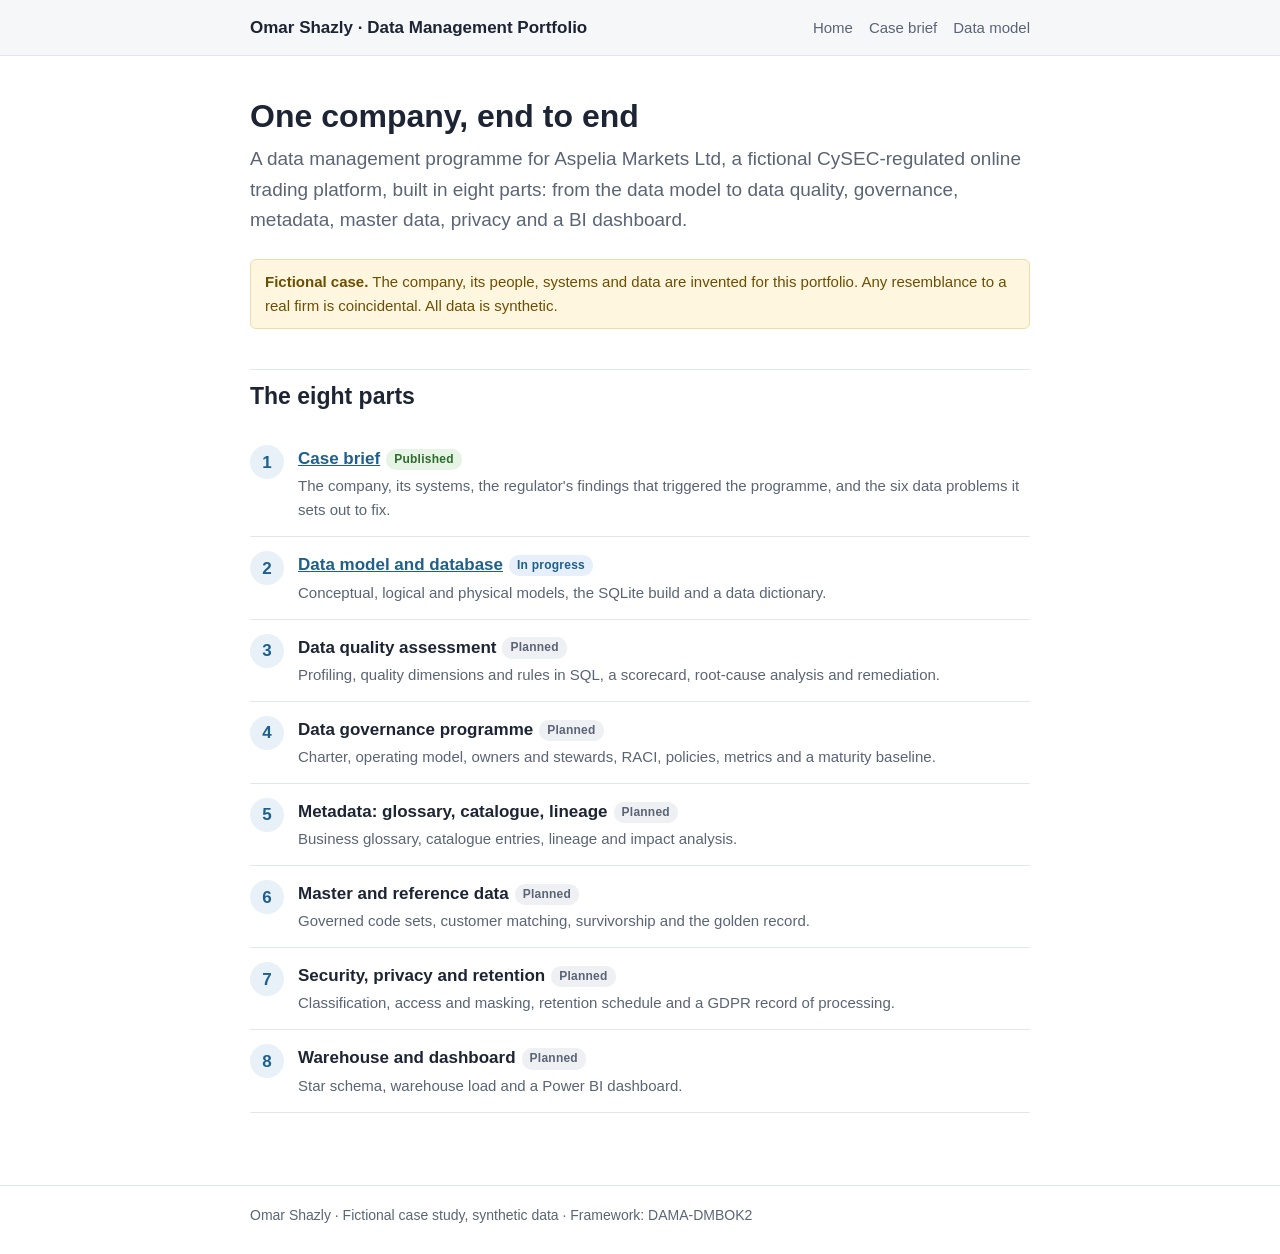
<file: index.html>
<!DOCTYPE html>
<html lang="en">
<head>
<meta charset="utf-8">
<meta name="viewport" content="width=device-width, initial-scale=1">
<title>Data Management Portfolio | Omar Shazly</title>
<meta name="description" content="An end-to-end data management case study on a fictional CySEC-regulated online investment firm: data modelling, data quality, governance, metadata, master data, privacy and BI.">
<link rel="stylesheet" href="assets/style.css">
</head>
<body>
<header class="site"><div class="wrap">
  <a class="name" href="./">Omar Shazly · Data Management Portfolio</a>
  <nav><a href="./">Home</a><a href="parts/01-case-brief/">Case brief</a><a href="parts/02-data-model/">Data model</a></nav>
</div></header>

<main><div class="wrap">
  <h1>One company, end to end</h1>
  <p class="lede">A data management programme for Aspelia Markets Ltd, a fictional CySEC-regulated online trading platform, built in eight parts: from the data model to data quality, governance, metadata, master data, privacy and a BI dashboard.</p>

  <div class="fictional"><strong>Fictional case.</strong> The company, its people, systems and data are invented for this portfolio. Any resemblance to a real firm is coincidental. All data is synthetic.</div>

  <h2>The eight parts</h2>
  <ul class="parts">
    <li><span class="num">1</span><div class="body"><a class="title" href="parts/01-case-brief/">Case brief</a><span class="status done">Published</span><div class="desc">The company, its systems, the regulator's findings that triggered the programme, and the six data problems it sets out to fix.</div></div></li>
    <li><span class="num">2</span><div class="body"><a class="title" href="parts/02-data-model/">Data model and database</a><span class="status progress">In progress</span><div class="desc">Conceptual, logical and physical models, the SQLite build and a data dictionary.</div></div></li>
    <li><span class="num">3</span><div class="body"><span class="title">Data quality assessment</span><span class="status planned">Planned</span><div class="desc">Profiling, quality dimensions and rules in SQL, a scorecard, root-cause analysis and remediation.</div></div></li>
    <li><span class="num">4</span><div class="body"><span class="title">Data governance programme</span><span class="status planned">Planned</span><div class="desc">Charter, operating model, owners and stewards, RACI, policies, metrics and a maturity baseline.</div></div></li>
    <li><span class="num">5</span><div class="body"><span class="title">Metadata: glossary, catalogue, lineage</span><span class="status planned">Planned</span><div class="desc">Business glossary, catalogue entries, lineage and impact analysis.</div></div></li>
    <li><span class="num">6</span><div class="body"><span class="title">Master and reference data</span><span class="status planned">Planned</span><div class="desc">Governed code sets, customer matching, survivorship and the golden record.</div></div></li>
    <li><span class="num">7</span><div class="body"><span class="title">Security, privacy and retention</span><span class="status planned">Planned</span><div class="desc">Classification, access and masking, retention schedule and a GDPR record of processing.</div></div></li>
    <li><span class="num">8</span><div class="body"><span class="title">Warehouse and dashboard</span><span class="status planned">Planned</span><div class="desc">Star schema, warehouse load and a Power BI dashboard.</div></div></li>
  </ul>
</div></main>

<footer class="site"><div class="wrap">
  Omar Shazly · Fictional case study, synthetic data · Framework: DAMA-DMBOK2
</div></footer>
</body>
</html>
</file>
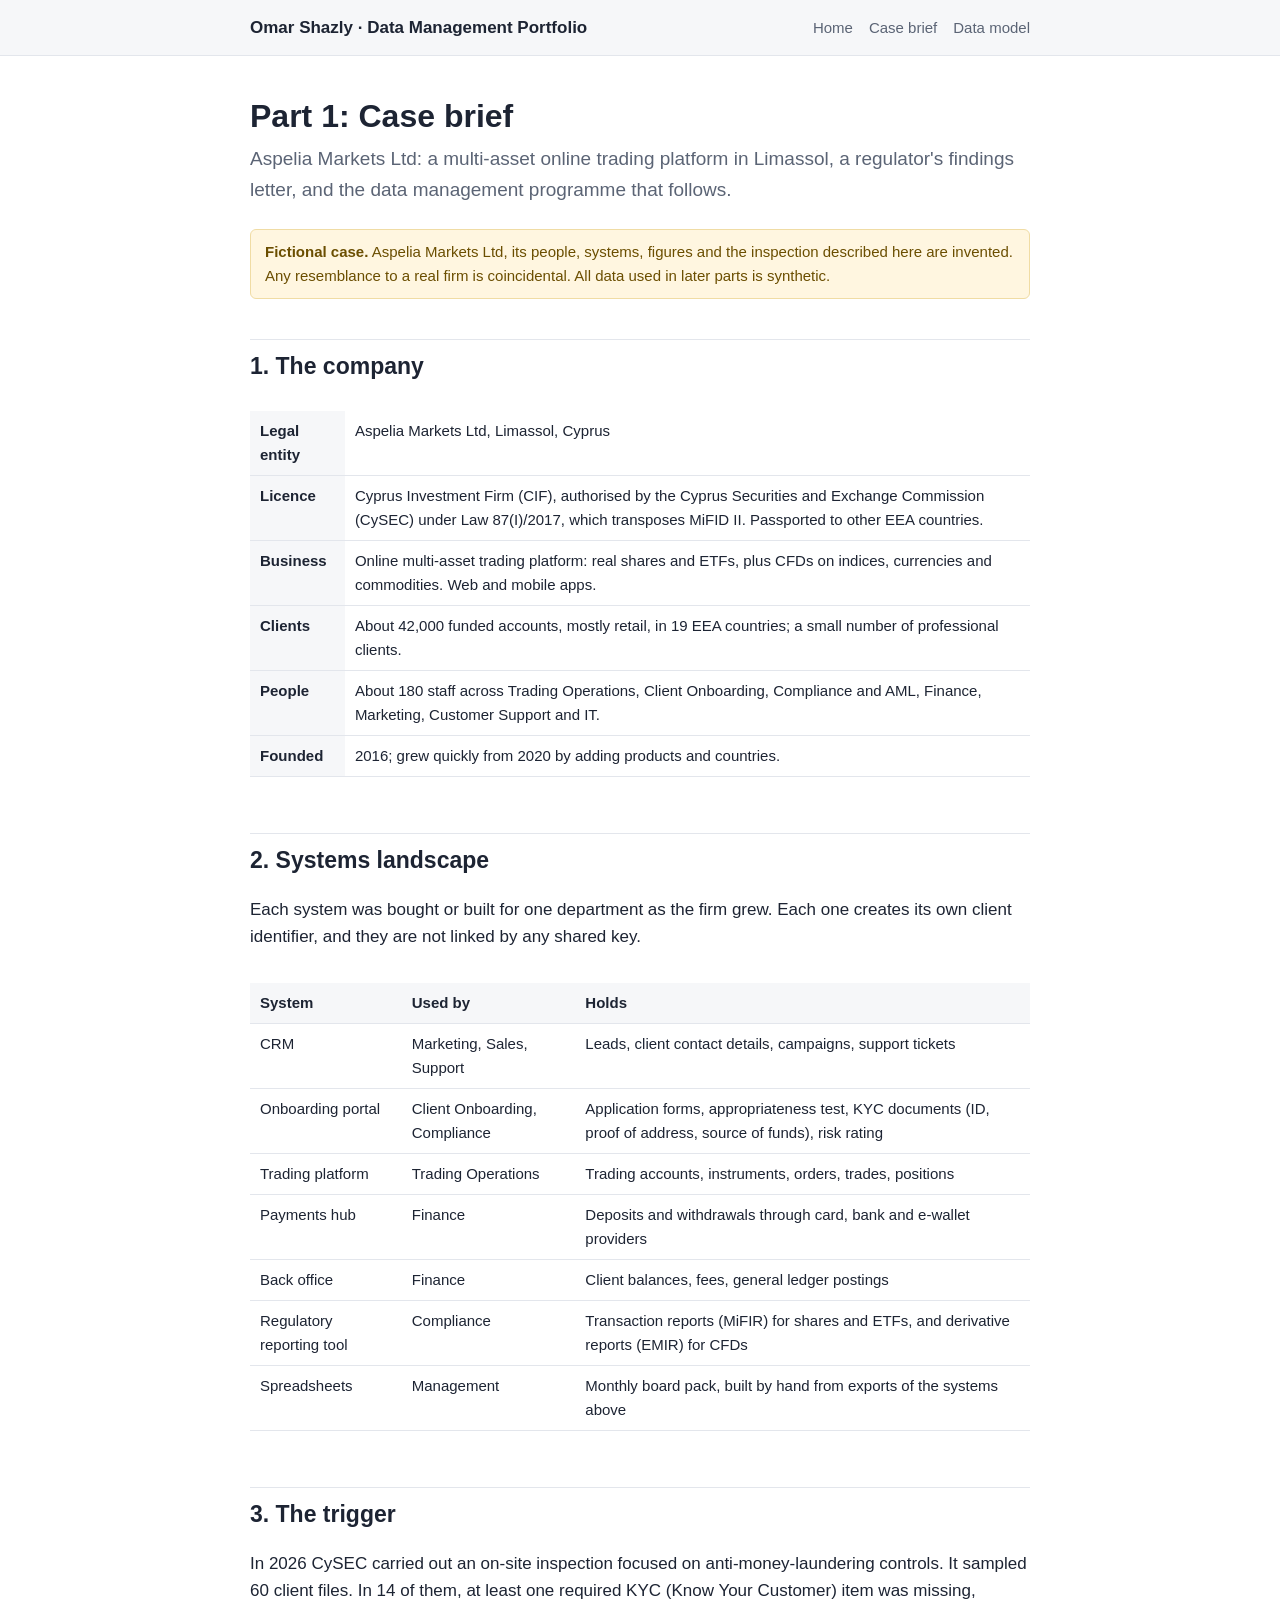
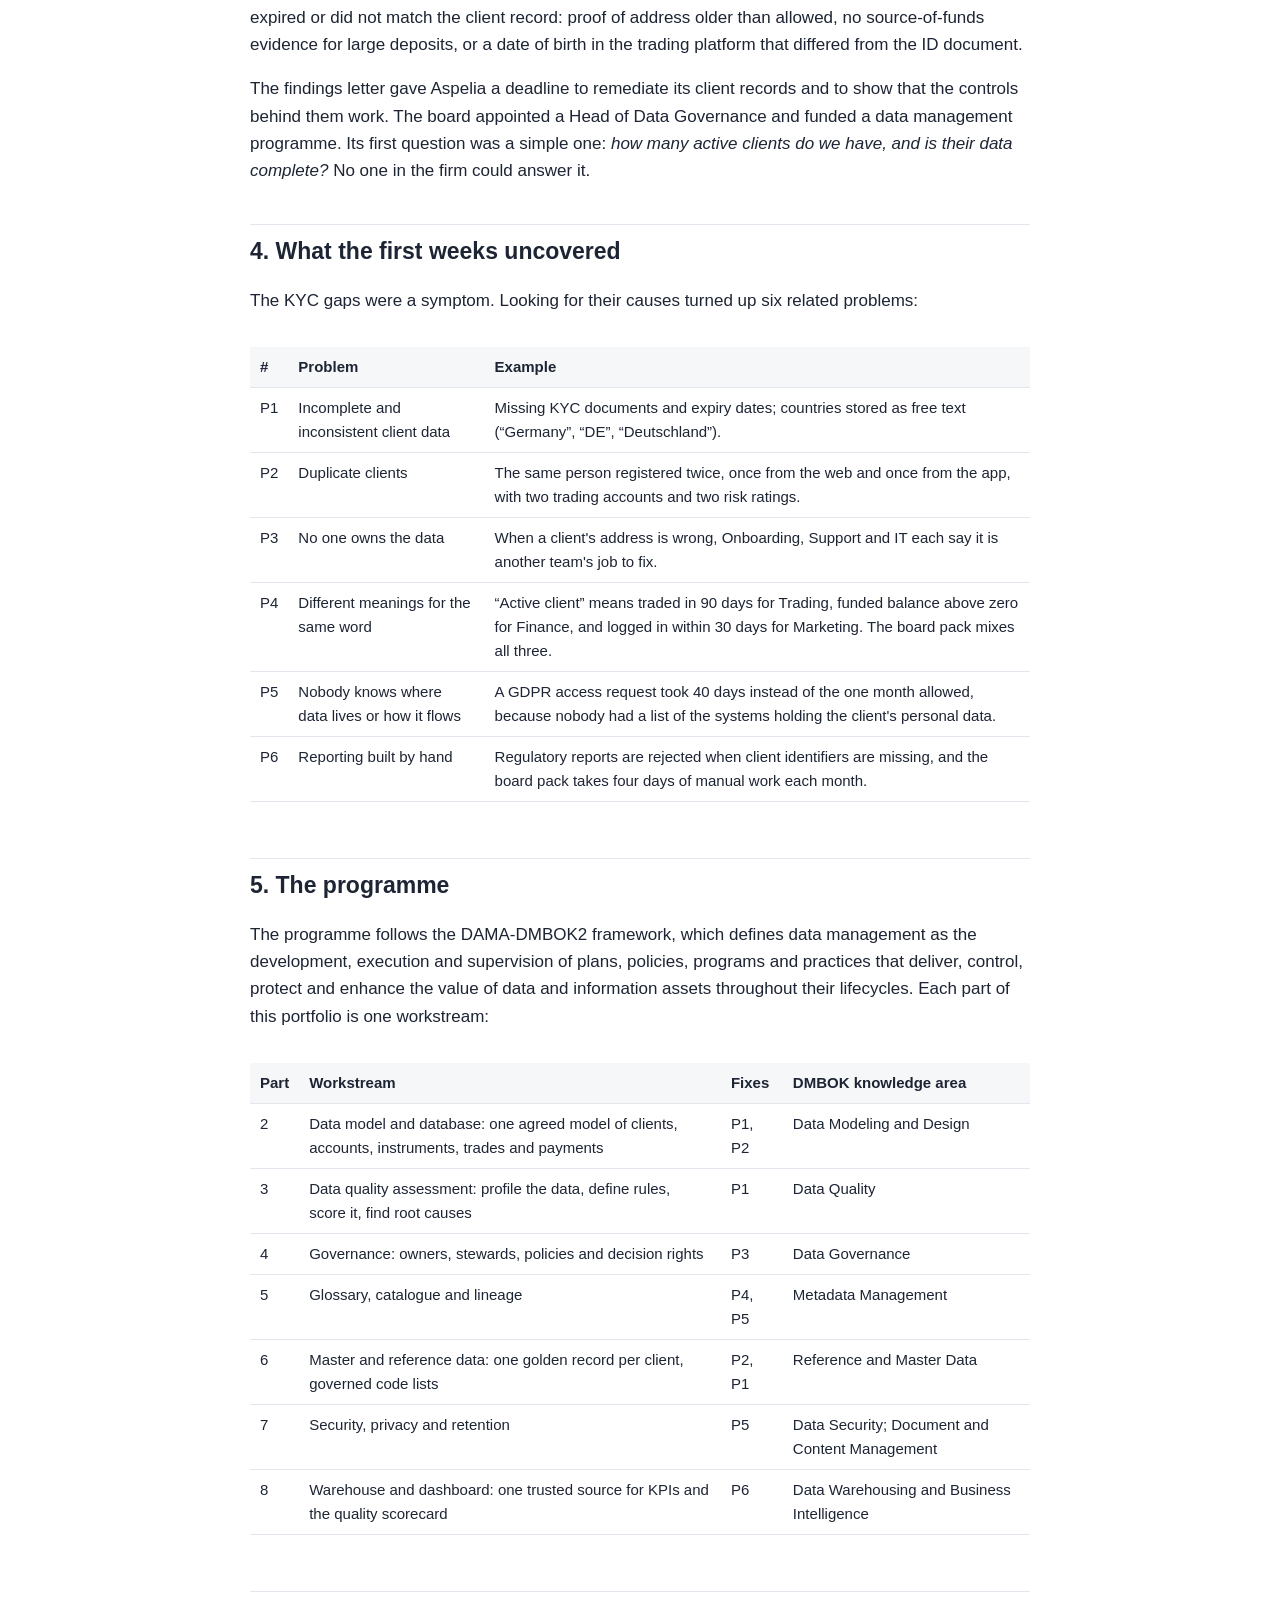
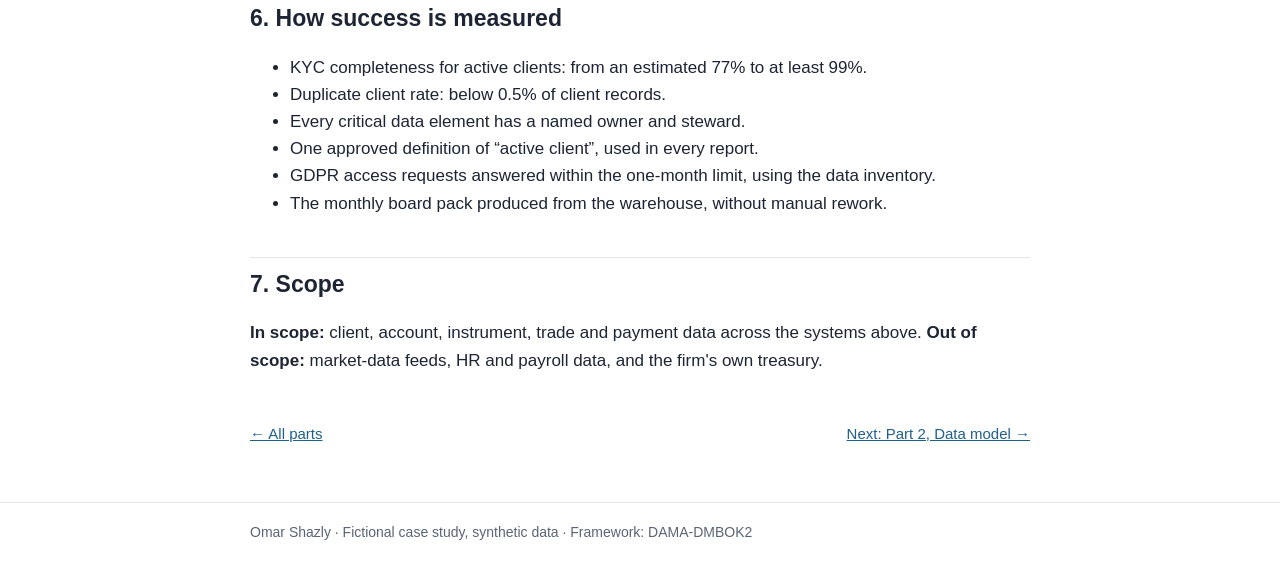
<file: parts/01-case-brief/index.html>
<!DOCTYPE html>
<html lang="en">
<head>
<meta charset="utf-8">
<meta name="viewport" content="width=device-width, initial-scale=1">
<title>Part 1: Case brief – Aspelia Markets | Omar Shazly</title>
<meta name="description" content="Case brief for a fictional CySEC-regulated multi-asset trading platform: the company, its systems, the regulatory trigger and the data management programme.">
<link rel="stylesheet" href="../../assets/style.css">
</head>
<body>
<header class="site"><div class="wrap">
  <a class="name" href="../../">Omar Shazly · Data Management Portfolio</a>
  <nav><a href="../../">Home</a><a href="./">Case brief</a><a href="../02-data-model/">Data model</a></nav>
</div></header>

<main><div class="wrap">
  <h1>Part 1: Case brief</h1>
  <p class="lede">Aspelia Markets Ltd: a multi-asset online trading platform in Limassol, a regulator's findings letter, and the data management programme that follows.</p>

  <div class="fictional"><strong>Fictional case.</strong> Aspelia Markets Ltd, its people, systems, figures and the inspection described here are invented. Any resemblance to a real firm is coincidental. All data used in later parts is synthetic.</div>

  <h2>1. The company</h2>
  <div class="table-scroll"><table>
    <tr><th>Legal entity</th><td>Aspelia Markets Ltd, Limassol, Cyprus</td></tr>
    <tr><th>Licence</th><td>Cyprus Investment Firm (CIF), authorised by the Cyprus Securities and Exchange Commission (CySEC) under Law 87(I)/2017, which transposes MiFID II. Passported to other EEA countries.</td></tr>
    <tr><th>Business</th><td>Online multi-asset trading platform: real shares and ETFs, plus CFDs on indices, currencies and commodities. Web and mobile apps.</td></tr>
    <tr><th>Clients</th><td>About 42,000 funded accounts, mostly retail, in 19 EEA countries; a small number of professional clients.</td></tr>
    <tr><th>People</th><td>About 180 staff across Trading Operations, Client Onboarding, Compliance and AML, Finance, Marketing, Customer Support and IT.</td></tr>
    <tr><th>Founded</th><td>2016; grew quickly from 2020 by adding products and countries.</td></tr>
  </table></div>

  <h2>2. Systems landscape</h2>
  <p>Each system was bought or built for one department as the firm grew. Each one creates its own client identifier, and they are not linked by any shared key.</p>
  <div class="table-scroll"><table>
    <tr><th>System</th><th>Used by</th><th>Holds</th></tr>
    <tr><td>CRM</td><td>Marketing, Sales, Support</td><td>Leads, client contact details, campaigns, support tickets</td></tr>
    <tr><td>Onboarding portal</td><td>Client Onboarding, Compliance</td><td>Application forms, appropriateness test, KYC documents (ID, proof of address, source of funds), risk rating</td></tr>
    <tr><td>Trading platform</td><td>Trading Operations</td><td>Trading accounts, instruments, orders, trades, positions</td></tr>
    <tr><td>Payments hub</td><td>Finance</td><td>Deposits and withdrawals through card, bank and e-wallet providers</td></tr>
    <tr><td>Back office</td><td>Finance</td><td>Client balances, fees, general ledger postings</td></tr>
    <tr><td>Regulatory reporting tool</td><td>Compliance</td><td>Transaction reports (MiFIR) for shares and ETFs, and derivative reports (EMIR) for CFDs</td></tr>
    <tr><td>Spreadsheets</td><td>Management</td><td>Monthly board pack, built by hand from exports of the systems above</td></tr>
  </table></div>

  <h2>3. The trigger</h2>
  <p>In 2026 CySEC carried out an on-site inspection focused on anti-money-laundering controls. It sampled 60 client files. In 14 of them, at least one required KYC (Know Your Customer) item was missing, expired or did not match the client record: proof of address older than allowed, no source-of-funds evidence for large deposits, or a date of birth in the trading platform that differed from the ID document.</p>
  <p>The findings letter gave Aspelia a deadline to remediate its client records and to show that the controls behind them work. The board appointed a Head of Data Governance and funded a data management programme. Its first question was a simple one: <em>how many active clients do we have, and is their data complete?</em> No one in the firm could answer it.</p>

  <h2>4. What the first weeks uncovered</h2>
  <p>The KYC gaps were a symptom. Looking for their causes turned up six related problems:</p>
  <div class="table-scroll"><table>
    <tr><th>#</th><th>Problem</th><th>Example</th></tr>
    <tr><td>P1</td><td>Incomplete and inconsistent client data</td><td>Missing KYC documents and expiry dates; countries stored as free text (“Germany”, “DE”, “Deutschland”).</td></tr>
    <tr><td>P2</td><td>Duplicate clients</td><td>The same person registered twice, once from the web and once from the app, with two trading accounts and two risk ratings.</td></tr>
    <tr><td>P3</td><td>No one owns the data</td><td>When a client's address is wrong, Onboarding, Support and IT each say it is another team's job to fix.</td></tr>
    <tr><td>P4</td><td>Different meanings for the same word</td><td>“Active client” means traded in 90 days for Trading, funded balance above zero for Finance, and logged in within 30 days for Marketing. The board pack mixes all three.</td></tr>
    <tr><td>P5</td><td>Nobody knows where data lives or how it flows</td><td>A GDPR access request took 40 days instead of the one month allowed, because nobody had a list of the systems holding the client's personal data.</td></tr>
    <tr><td>P6</td><td>Reporting built by hand</td><td>Regulatory reports are rejected when client identifiers are missing, and the board pack takes four days of manual work each month.</td></tr>
  </table></div>

  <h2>5. The programme</h2>
  <p>The programme follows the DAMA-DMBOK2 framework, which defines data management as the development, execution and supervision of plans, policies, programs and practices that deliver, control, protect and enhance the value of data and information assets throughout their lifecycles. Each part of this portfolio is one workstream:</p>
  <div class="table-scroll"><table>
    <tr><th>Part</th><th>Workstream</th><th>Fixes</th><th>DMBOK knowledge area</th></tr>
    <tr><td>2</td><td>Data model and database: one agreed model of clients, accounts, instruments, trades and payments</td><td>P1, P2</td><td>Data Modeling and Design</td></tr>
    <tr><td>3</td><td>Data quality assessment: profile the data, define rules, score it, find root causes</td><td>P1</td><td>Data Quality</td></tr>
    <tr><td>4</td><td>Governance: owners, stewards, policies and decision rights</td><td>P3</td><td>Data Governance</td></tr>
    <tr><td>5</td><td>Glossary, catalogue and lineage</td><td>P4, P5</td><td>Metadata Management</td></tr>
    <tr><td>6</td><td>Master and reference data: one golden record per client, governed code lists</td><td>P2, P1</td><td>Reference and Master Data</td></tr>
    <tr><td>7</td><td>Security, privacy and retention</td><td>P5</td><td>Data Security; Document and Content Management</td></tr>
    <tr><td>8</td><td>Warehouse and dashboard: one trusted source for KPIs and the quality scorecard</td><td>P6</td><td>Data Warehousing and Business Intelligence</td></tr>
  </table></div>

  <h2>6. How success is measured</h2>
  <ul>
    <li>KYC completeness for active clients: from an estimated 77% to at least 99%.</li>
    <li>Duplicate client rate: below 0.5% of client records.</li>
    <li>Every critical data element has a named owner and steward.</li>
    <li>One approved definition of “active client”, used in every report.</li>
    <li>GDPR access requests answered within the one-month limit, using the data inventory.</li>
    <li>The monthly board pack produced from the warehouse, without manual rework.</li>
  </ul>

  <h2>7. Scope</h2>
  <p><strong>In scope:</strong> client, account, instrument, trade and payment data across the systems above. <strong>Out of scope:</strong> market-data feeds, HR and payroll data, and the firm's own treasury.</p>

  <div class="pager"><a href="../../">← All parts</a><a href="../02-data-model/">Next: Part 2, Data model →</a></div>
</div></main>

<footer class="site"><div class="wrap">
  Omar Shazly · Fictional case study, synthetic data · Framework: DAMA-DMBOK2
</div></footer>
</body>
</html>
</file>
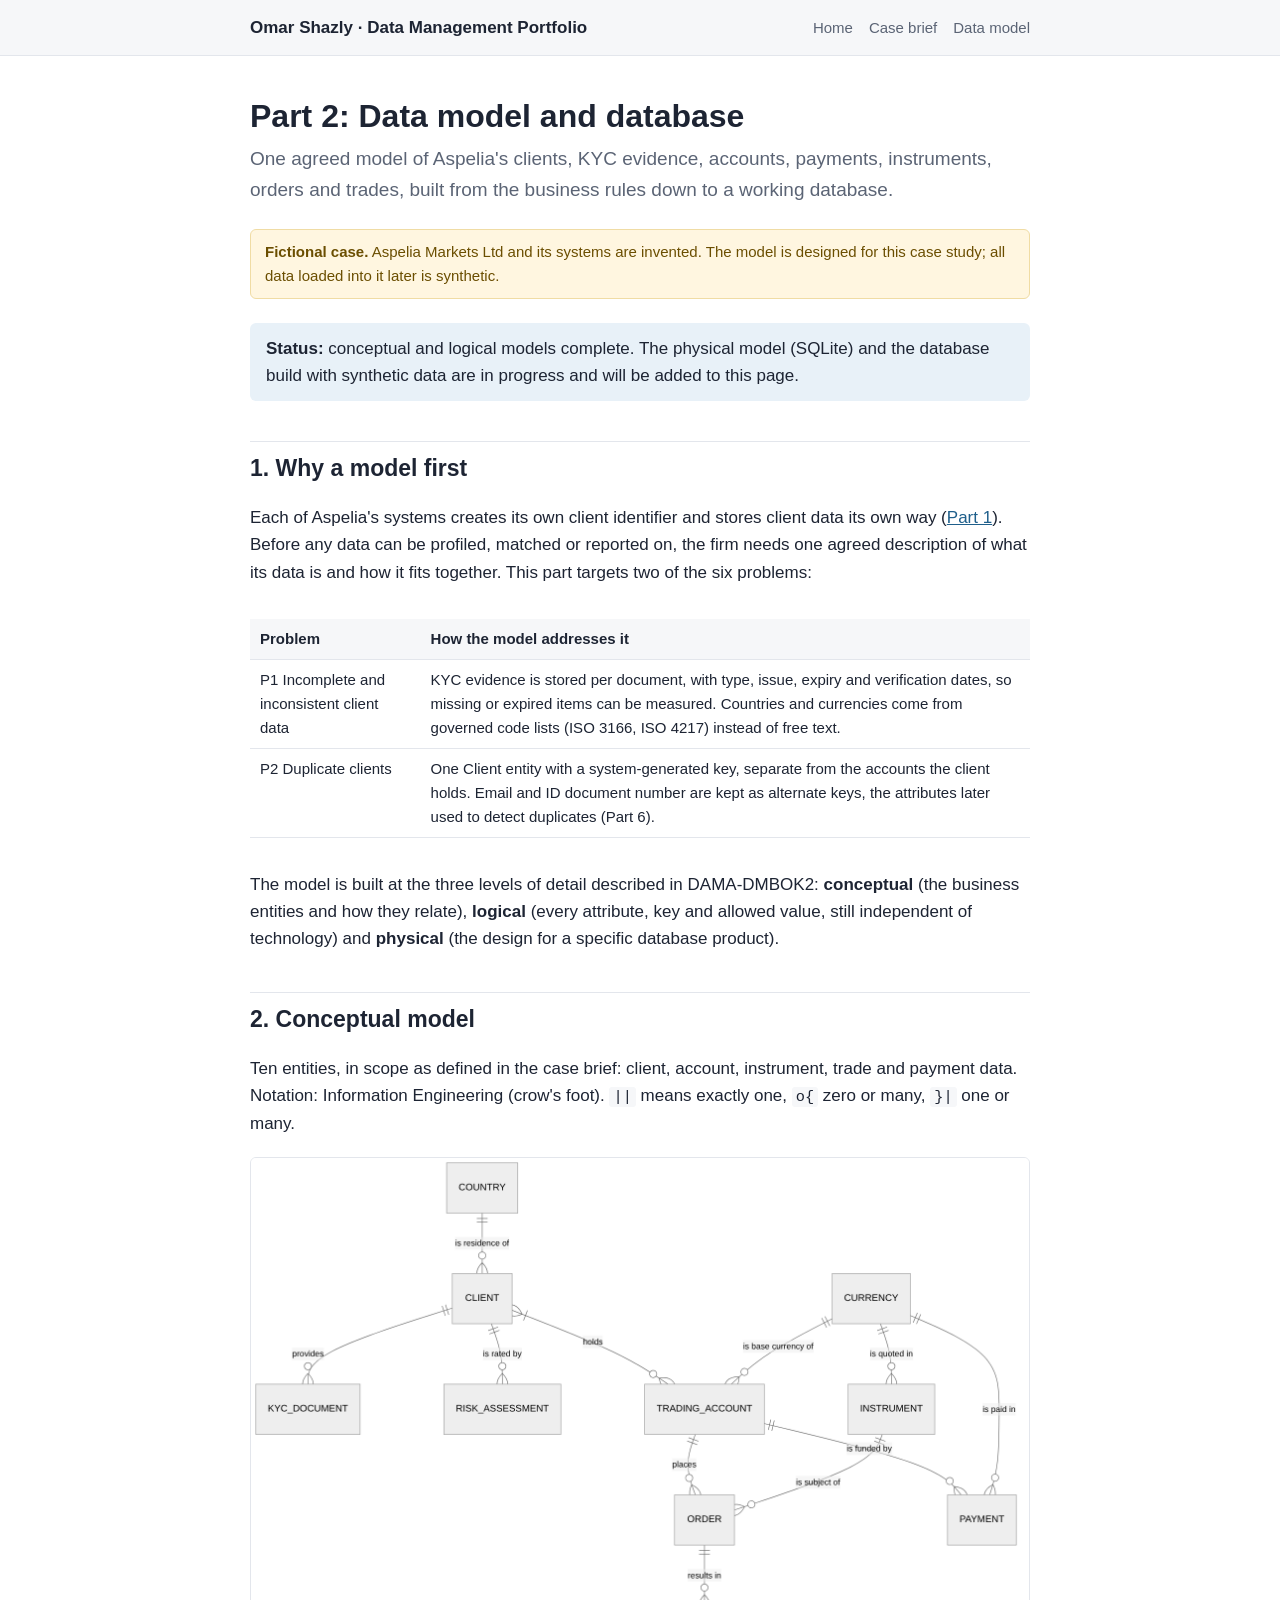
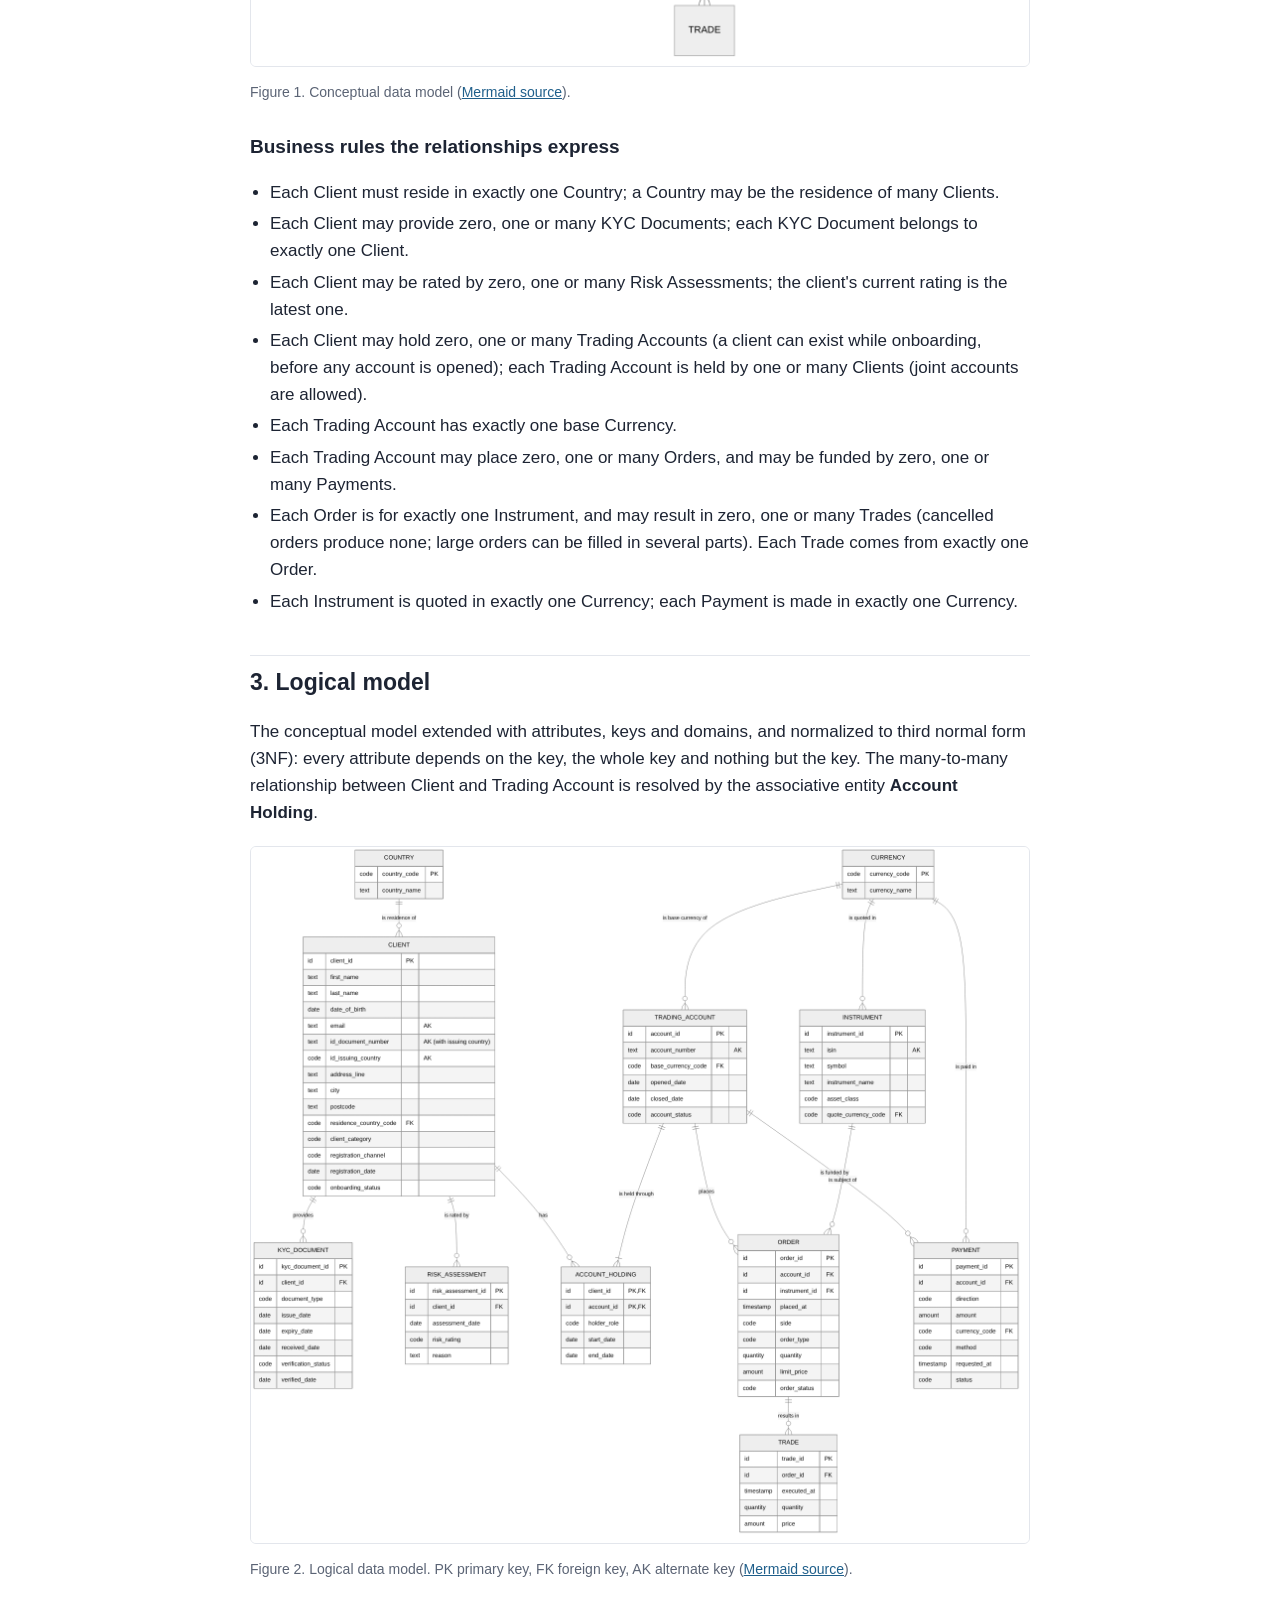
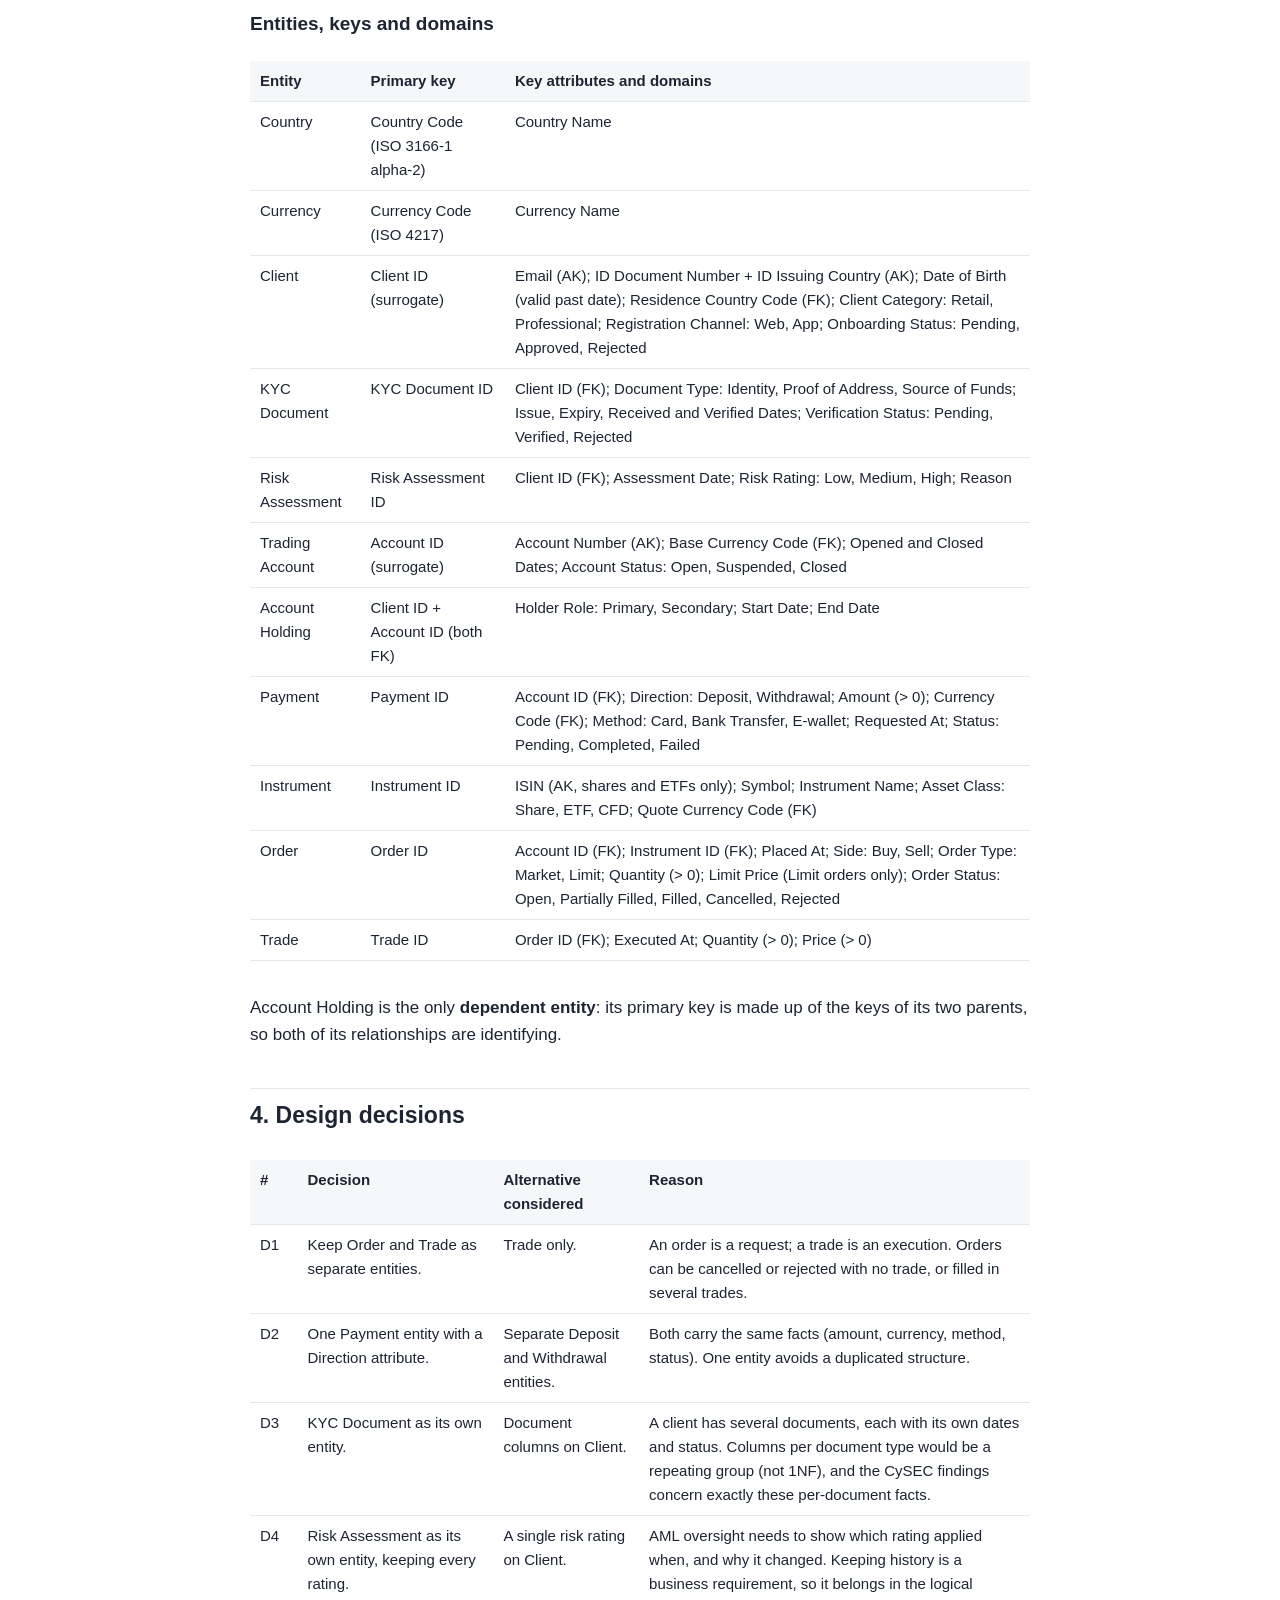
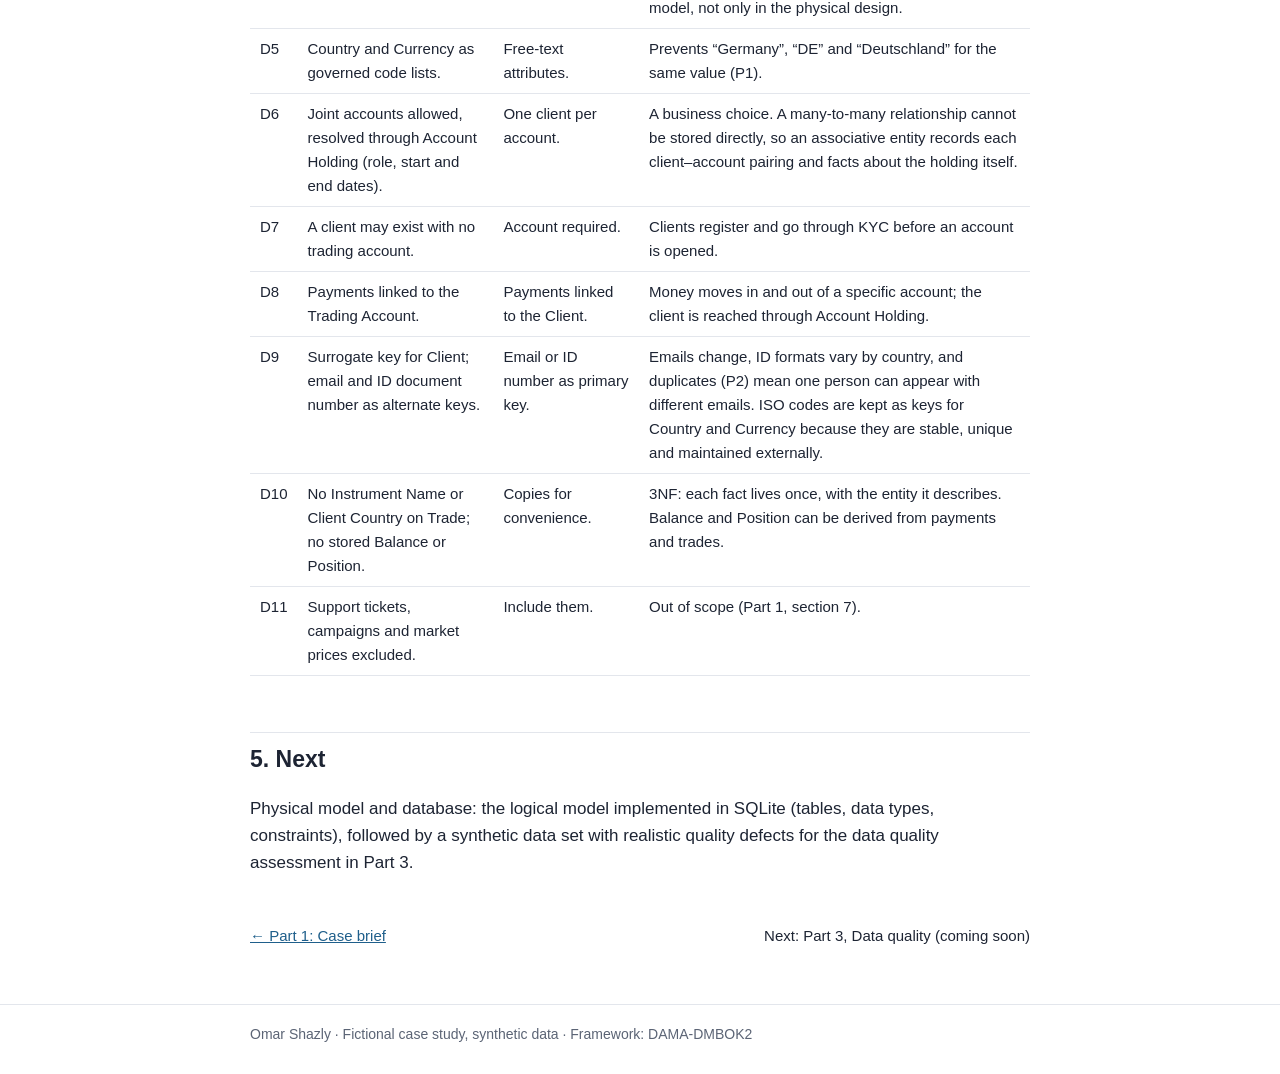
<file: parts/02-data-model/index.html>
<!DOCTYPE html>
<html lang="en">
<head>
<meta charset="utf-8">
<meta name="viewport" content="width=device-width, initial-scale=1">
<title>Part 2: Data model – Aspelia Markets | Omar Shazly</title>
<meta name="description" content="Conceptual and logical data model for a fictional CySEC-regulated trading platform: clients, KYC, risk, accounts, payments, instruments, orders and trades.">
<link rel="stylesheet" href="../../assets/style.css">
</head>
<body>
<header class="site"><div class="wrap">
  <a class="name" href="../../">Omar Shazly · Data Management Portfolio</a>
  <nav><a href="../../">Home</a><a href="../01-case-brief/">Case brief</a><a href="./">Data model</a></nav>
</div></header>

<main><div class="wrap">
  <h1>Part 2: Data model and database</h1>
  <p class="lede">One agreed model of Aspelia's clients, KYC evidence, accounts, payments, instruments, orders and trades, built from the business rules down to a working database.</p>

  <div class="fictional"><strong>Fictional case.</strong> Aspelia Markets Ltd and its systems are invented. The model is designed for this case study; all data loaded into it later is synthetic.</div>

  <div class="callout"><strong>Status:</strong> conceptual and logical models complete. The physical model (SQLite) and the database build with synthetic data are in progress and will be added to this page.</div>

  <h2>1. Why a model first</h2>
  <p>Each of Aspelia's systems creates its own client identifier and stores client data its own way (<a href="../01-case-brief/">Part 1</a>). Before any data can be profiled, matched or reported on, the firm needs one agreed description of what its data is and how it fits together. This part targets two of the six problems:</p>
  <div class="table-scroll"><table>
    <tr><th>Problem</th><th>How the model addresses it</th></tr>
    <tr><td>P1 Incomplete and inconsistent client data</td><td>KYC evidence is stored per document, with type, issue, expiry and verification dates, so missing or expired items can be measured. Countries and currencies come from governed code lists (ISO 3166, ISO 4217) instead of free text.</td></tr>
    <tr><td>P2 Duplicate clients</td><td>One Client entity with a system-generated key, separate from the accounts the client holds. Email and ID document number are kept as alternate keys, the attributes later used to detect duplicates (Part 6).</td></tr>
  </table></div>
  <p>The model is built at the three levels of detail described in DAMA-DMBOK2: <strong>conceptual</strong> (the business entities and how they relate), <strong>logical</strong> (every attribute, key and allowed value, still independent of technology) and <strong>physical</strong> (the design for a specific database product).</p>

  <h2>2. Conceptual model</h2>
  <p>Ten entities, in scope as defined in the case brief: client, account, instrument, trade and payment data. Notation: Information Engineering (crow's foot). <code>||</code> means exactly one, <code>o{</code> zero or many, <code>}|</code> one or many.</p>
  <figure>
    <img src="conceptual-model.png" alt="Conceptual data model: Country, Client, KYC Document, Risk Assessment, Trading Account, Currency, Instrument, Order, Trade and Payment, with their relationships.">
    <figcaption>Figure 1. Conceptual data model (<a href="conceptual-model.mmd.txt">Mermaid source</a>).</figcaption>
  </figure>

  <h3>Business rules the relationships express</h3>
  <ul class="rules">
    <li>Each Client must reside in exactly one Country; a Country may be the residence of many Clients.</li>
    <li>Each Client may provide zero, one or many KYC Documents; each KYC Document belongs to exactly one Client.</li>
    <li>Each Client may be rated by zero, one or many Risk Assessments; the client's current rating is the latest one.</li>
    <li>Each Client may hold zero, one or many Trading Accounts (a client can exist while onboarding, before any account is opened); each Trading Account is held by one or many Clients (joint accounts are allowed).</li>
    <li>Each Trading Account has exactly one base Currency.</li>
    <li>Each Trading Account may place zero, one or many Orders, and may be funded by zero, one or many Payments.</li>
    <li>Each Order is for exactly one Instrument, and may result in zero, one or many Trades (cancelled orders produce none; large orders can be filled in several parts). Each Trade comes from exactly one Order.</li>
    <li>Each Instrument is quoted in exactly one Currency; each Payment is made in exactly one Currency.</li>
  </ul>

  <h2>3. Logical model</h2>
  <p>The conceptual model extended with attributes, keys and domains, and normalized to third normal form (3NF): every attribute depends on the key, the whole key and nothing but the key. The many-to-many relationship between Client and Trading Account is resolved by the associative entity <strong>Account Holding</strong>.</p>
  <figure>
    <img src="logical-model.png" alt="Logical data model with attributes, primary keys, foreign keys and alternate keys for all eleven entities.">
    <figcaption>Figure 2. Logical data model. PK primary key, FK foreign key, AK alternate key (<a href="logical-model.mmd.txt">Mermaid source</a>).</figcaption>
  </figure>

  <h3>Entities, keys and domains</h3>
  <div class="table-scroll"><table>
    <tr><th>Entity</th><th>Primary key</th><th>Key attributes and domains</th></tr>
    <tr><td>Country</td><td>Country Code (ISO 3166-1 alpha-2)</td><td>Country Name</td></tr>
    <tr><td>Currency</td><td>Currency Code (ISO 4217)</td><td>Currency Name</td></tr>
    <tr><td>Client</td><td>Client ID (surrogate)</td><td>Email (AK); ID Document Number + ID Issuing Country (AK); Date of Birth (valid past date); Residence Country Code (FK); Client Category: Retail, Professional; Registration Channel: Web, App; Onboarding Status: Pending, Approved, Rejected</td></tr>
    <tr><td>KYC Document</td><td>KYC Document ID</td><td>Client ID (FK); Document Type: Identity, Proof of Address, Source of Funds; Issue, Expiry, Received and Verified Dates; Verification Status: Pending, Verified, Rejected</td></tr>
    <tr><td>Risk Assessment</td><td>Risk Assessment ID</td><td>Client ID (FK); Assessment Date; Risk Rating: Low, Medium, High; Reason</td></tr>
    <tr><td>Trading Account</td><td>Account ID (surrogate)</td><td>Account Number (AK); Base Currency Code (FK); Opened and Closed Dates; Account Status: Open, Suspended, Closed</td></tr>
    <tr><td>Account Holding</td><td>Client ID + Account ID (both FK)</td><td>Holder Role: Primary, Secondary; Start Date; End Date</td></tr>
    <tr><td>Payment</td><td>Payment ID</td><td>Account ID (FK); Direction: Deposit, Withdrawal; Amount (&gt; 0); Currency Code (FK); Method: Card, Bank Transfer, E-wallet; Requested At; Status: Pending, Completed, Failed</td></tr>
    <tr><td>Instrument</td><td>Instrument ID</td><td>ISIN (AK, shares and ETFs only); Symbol; Instrument Name; Asset Class: Share, ETF, CFD; Quote Currency Code (FK)</td></tr>
    <tr><td>Order</td><td>Order ID</td><td>Account ID (FK); Instrument ID (FK); Placed At; Side: Buy, Sell; Order Type: Market, Limit; Quantity (&gt; 0); Limit Price (Limit orders only); Order Status: Open, Partially Filled, Filled, Cancelled, Rejected</td></tr>
    <tr><td>Trade</td><td>Trade ID</td><td>Order ID (FK); Executed At; Quantity (&gt; 0); Price (&gt; 0)</td></tr>
  </table></div>
  <p>Account Holding is the only <strong>dependent entity</strong>: its primary key is made up of the keys of its two parents, so both of its relationships are identifying.</p>

  <h2>4. Design decisions</h2>
  <div class="table-scroll"><table>
    <tr><th>#</th><th>Decision</th><th>Alternative considered</th><th>Reason</th></tr>
    <tr><td>D1</td><td>Keep Order and Trade as separate entities.</td><td>Trade only.</td><td>An order is a request; a trade is an execution. Orders can be cancelled or rejected with no trade, or filled in several trades.</td></tr>
    <tr><td>D2</td><td>One Payment entity with a Direction attribute.</td><td>Separate Deposit and Withdrawal entities.</td><td>Both carry the same facts (amount, currency, method, status). One entity avoids a duplicated structure.</td></tr>
    <tr><td>D3</td><td>KYC Document as its own entity.</td><td>Document columns on Client.</td><td>A client has several documents, each with its own dates and status. Columns per document type would be a repeating group (not 1NF), and the CySEC findings concern exactly these per-document facts.</td></tr>
    <tr><td>D4</td><td>Risk Assessment as its own entity, keeping every rating.</td><td>A single risk rating on Client.</td><td>AML oversight needs to show which rating applied when, and why it changed. Keeping history is a business requirement, so it belongs in the logical model, not only in the physical design.</td></tr>
    <tr><td>D5</td><td>Country and Currency as governed code lists.</td><td>Free-text attributes.</td><td>Prevents “Germany”, “DE” and “Deutschland” for the same value (P1).</td></tr>
    <tr><td>D6</td><td>Joint accounts allowed, resolved through Account Holding (role, start and end dates).</td><td>One client per account.</td><td>A business choice. A many-to-many relationship cannot be stored directly, so an associative entity records each client–account pairing and facts about the holding itself.</td></tr>
    <tr><td>D7</td><td>A client may exist with no trading account.</td><td>Account required.</td><td>Clients register and go through KYC before an account is opened.</td></tr>
    <tr><td>D8</td><td>Payments linked to the Trading Account.</td><td>Payments linked to the Client.</td><td>Money moves in and out of a specific account; the client is reached through Account Holding.</td></tr>
    <tr><td>D9</td><td>Surrogate key for Client; email and ID document number as alternate keys.</td><td>Email or ID number as primary key.</td><td>Emails change, ID formats vary by country, and duplicates (P2) mean one person can appear with different emails. ISO codes are kept as keys for Country and Currency because they are stable, unique and maintained externally.</td></tr>
    <tr><td>D10</td><td>No Instrument Name or Client Country on Trade; no stored Balance or Position.</td><td>Copies for convenience.</td><td>3NF: each fact lives once, with the entity it describes. Balance and Position can be derived from payments and trades.</td></tr>
    <tr><td>D11</td><td>Support tickets, campaigns and market prices excluded.</td><td>Include them.</td><td>Out of scope (Part 1, section 7).</td></tr>
  </table></div>

  <h2>5. Next</h2>
  <p>Physical model and database: the logical model implemented in SQLite (tables, data types, constraints), followed by a synthetic data set with realistic quality defects for the data quality assessment in Part 3.</p>

  <div class="pager">
    <a href="../01-case-brief/">← Part 1: Case brief</a>
    <span>Next: Part 3, Data quality (coming soon)</span>
  </div>
</div></main>

<footer class="site"><div class="wrap">
  Omar Shazly · Fictional case study, synthetic data · Framework: DAMA-DMBOK2
</div></footer>
</body>
</html>
</file>
<file: assets/style.css>
:root {
  --ink: #1d2433;
  --muted: #5b6475;
  --line: #e3e6ec;
  --bg: #ffffff;
  --soft: #f6f7f9;
  --accent: #1f5f8b;
  --accent-soft: #e8f1f8;
  --warn-bg: #fff6e0;
  --warn-ink: #6b4e00;
  --max: 820px;
}

* { box-sizing: border-box; }

html { -webkit-text-size-adjust: 100%; }

body {
  margin: 0;
  font-family: -apple-system, BlinkMacSystemFont, "Segoe UI", Roboto, "Helvetica Neue", Arial, sans-serif;
  font-size: 17px;
  line-height: 1.6;
  color: var(--ink);
  background: var(--bg);
}

a { color: var(--accent); }
a:hover { text-decoration-thickness: 2px; }

.wrap { max-width: var(--max); margin: 0 auto; padding: 0 20px; }

header.site {
  border-bottom: 1px solid var(--line);
  background: var(--soft);
}
header.site .wrap {
  display: flex; flex-wrap: wrap; align-items: baseline; justify-content: space-between;
  gap: 8px 20px; padding-top: 14px; padding-bottom: 14px;
}
header.site .name { font-weight: 700; color: var(--ink); text-decoration: none; }
header.site nav a { margin-left: 16px; color: var(--muted); text-decoration: none; font-size: 15px; }
header.site nav a:first-child { margin-left: 0; }
header.site nav a:hover { color: var(--accent); }

.fictional {
  background: var(--warn-bg); color: var(--warn-ink);
  border: 1px solid #f0dca4; border-radius: 6px;
  padding: 10px 14px; font-size: 15px; margin: 24px 0;
}

main { padding: 12px 0 56px; }

h1 { font-size: 32px; line-height: 1.25; margin: 28px 0 8px; }
h2 { font-size: 23px; margin: 40px 0 10px; padding-top: 8px; border-top: 1px solid var(--line); }
h3 { font-size: 19px; margin: 28px 0 6px; }
.lede { font-size: 19px; color: var(--muted); margin-top: 0; }

table { border-collapse: collapse; width: 100%; margin: 16px 0; font-size: 15px; }
th, td { text-align: left; vertical-align: top; padding: 8px 10px; border-bottom: 1px solid var(--line); }
th { background: var(--soft); font-weight: 600; }
.table-scroll { overflow-x: auto; }

.parts { list-style: none; padding: 0; margin: 16px 0; }
.parts li {
  display: flex; gap: 14px; align-items: flex-start;
  padding: 14px 0; border-bottom: 1px solid var(--line);
}
.parts .num {
  flex: 0 0 34px; height: 34px; border-radius: 50%;
  background: var(--accent-soft); color: var(--accent);
  display: flex; align-items: center; justify-content: center; font-weight: 700;
}
.parts .body { flex: 1; }
.parts .title { font-weight: 600; }
.parts .desc { color: var(--muted); font-size: 15px; margin-top: 2px; }
.status {
  display: inline-block; font-size: 12px; font-weight: 600; letter-spacing: .02em;
  padding: 1px 8px; border-radius: 10px; margin-left: 6px; vertical-align: middle;
}
.status.planned { background: #eef0f3; color: var(--muted); }
.status.progress { background: #e6effa; color: #1f5f8b; }
.status.done { background: #e5f4e4; color: #2f6b2c; }

.callout { background: var(--accent-soft); border-radius: 6px; padding: 12px 16px; margin: 20px 0; }

.pager { display: flex; justify-content: space-between; gap: 12px; margin-top: 48px; font-size: 15px; }

footer.site { border-top: 1px solid var(--line); color: var(--muted); font-size: 14px; }
footer.site .wrap { padding-top: 18px; padding-bottom: 28px; }

@media (max-width: 520px) {
  body { font-size: 16px; }
  h1 { font-size: 26px; }
  header.site nav a { margin-left: 12px; }
}

figure { margin: 20px 0; }
figure img { width: 100%; height: auto; border: 1px solid var(--line); border-radius: 6px; }
figcaption { color: var(--muted); font-size: 14px; margin-top: 6px; }
.rules { padding-left: 20px; }
.rules li { margin: 4px 0; }
code { font-size: 0.9em; background: var(--soft); padding: 1px 4px; border-radius: 3px; }
</file>
